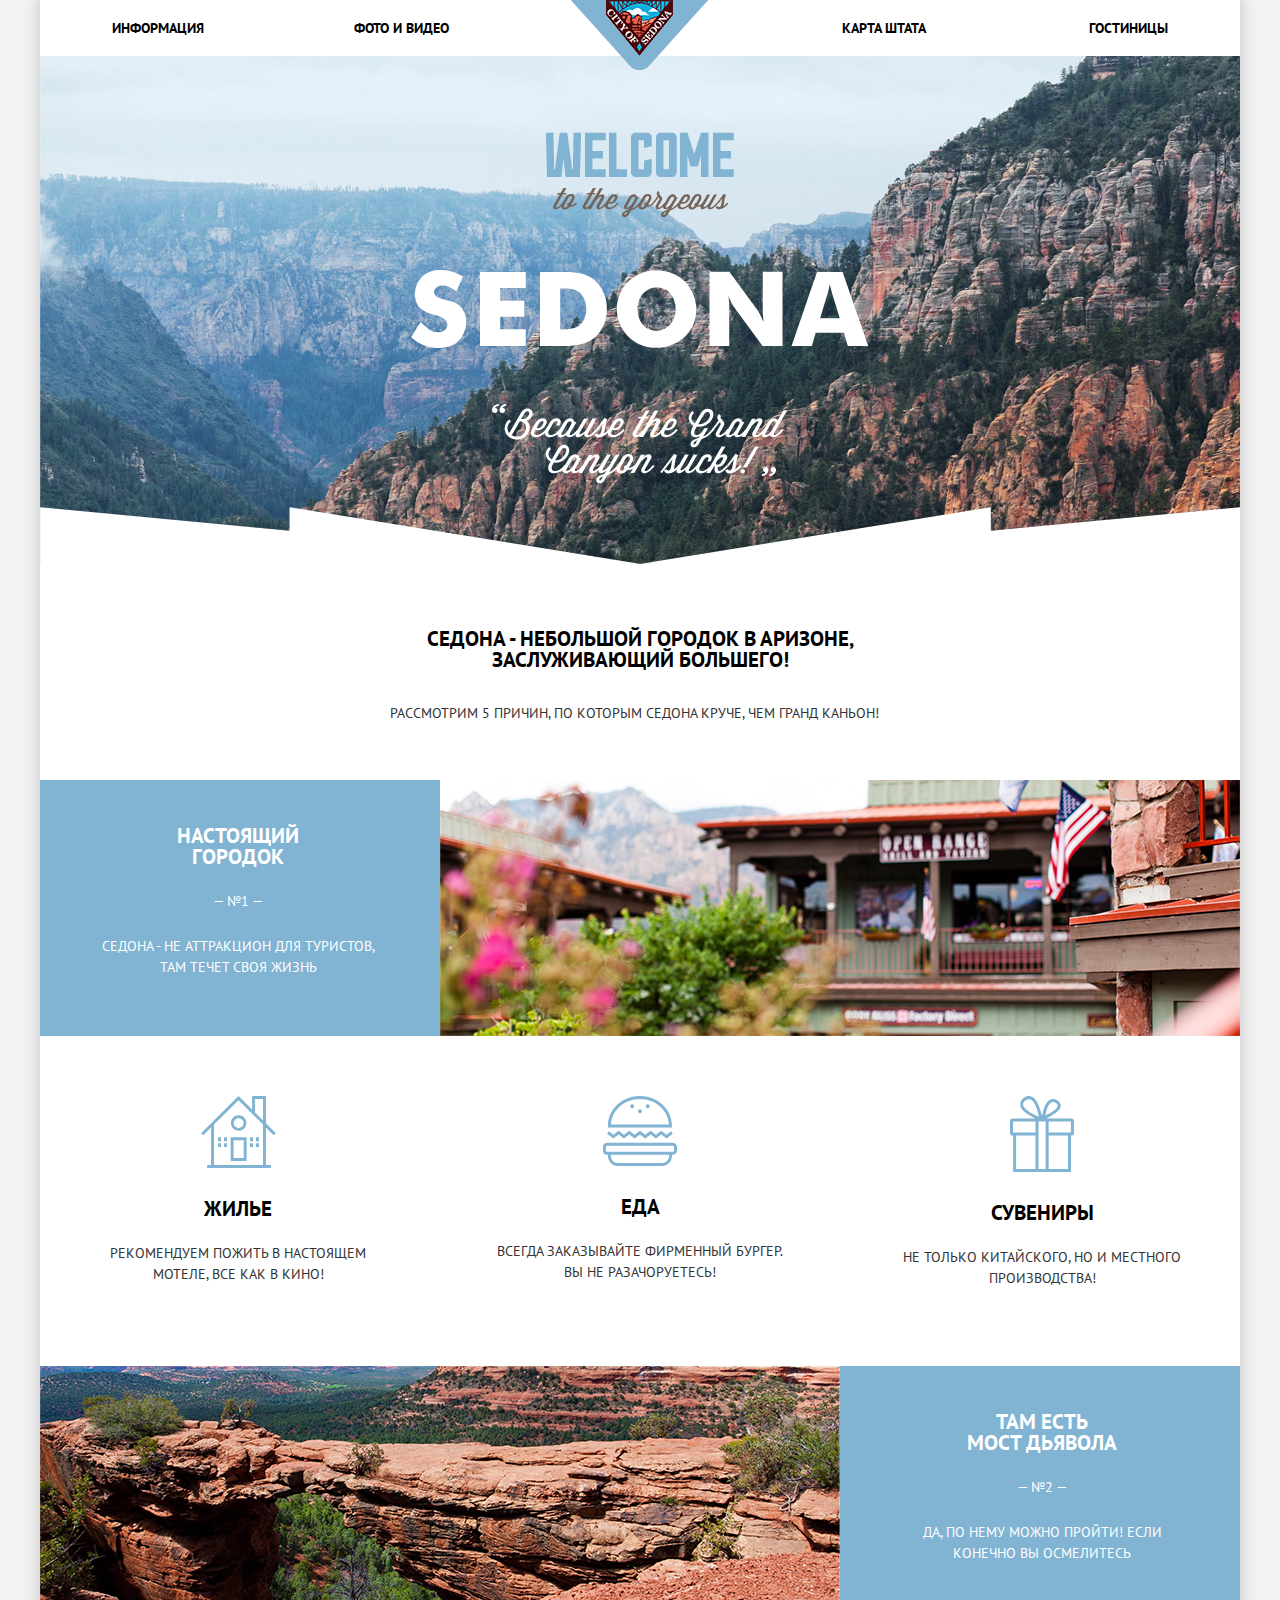
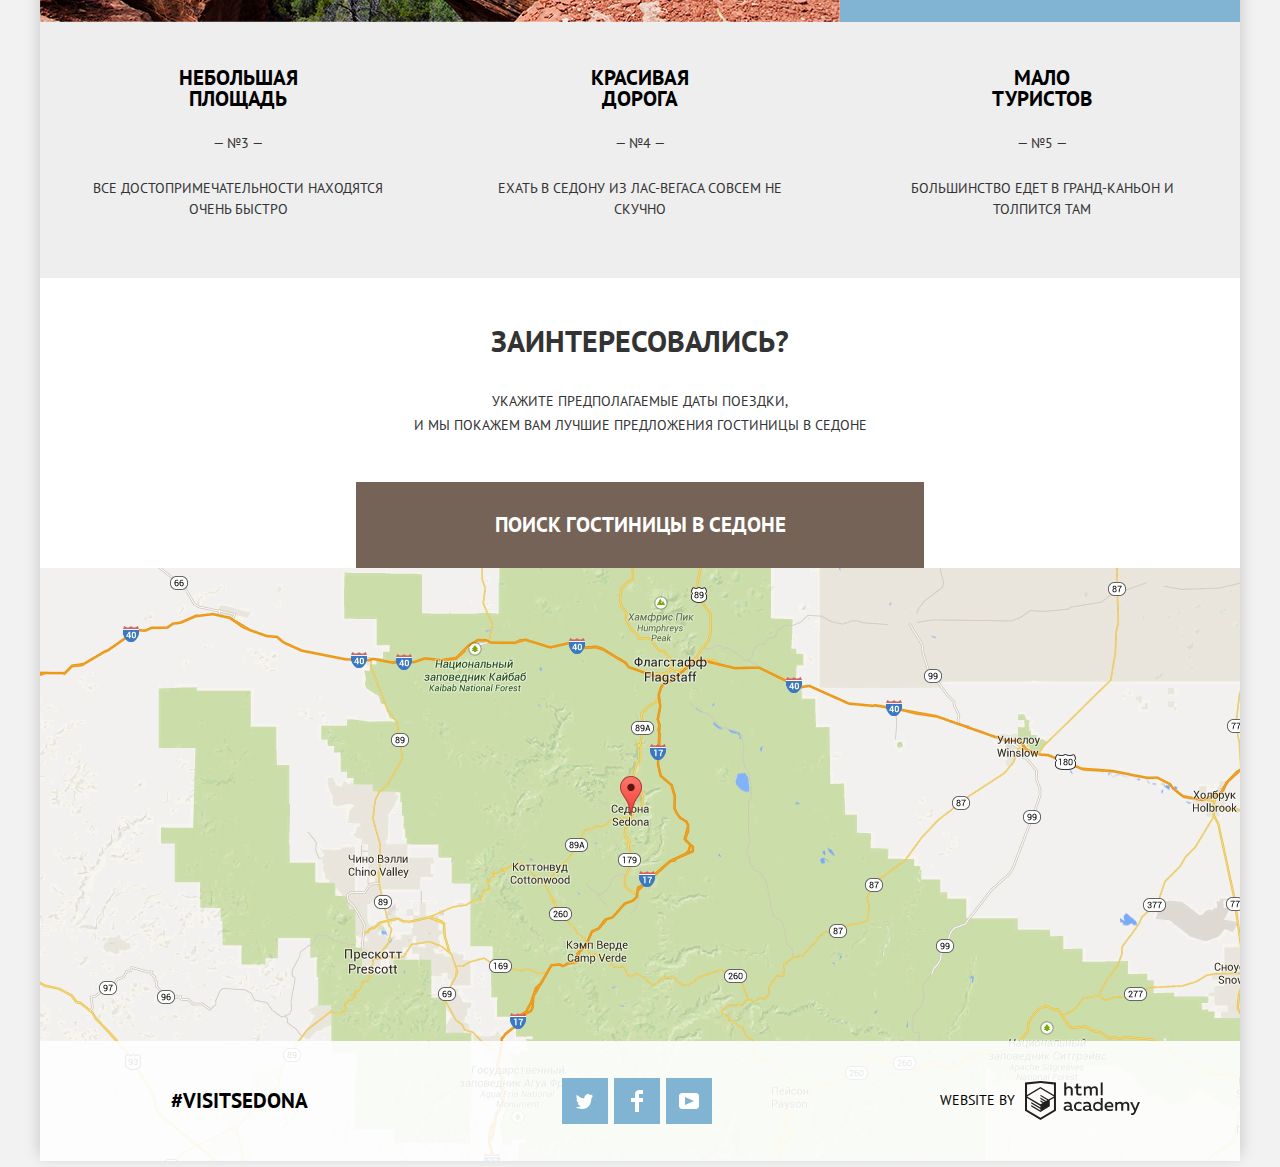
<file: index.html>
<!DOCTYPE html>
<html lang='ru'>
  <head>
   <meta charset='utf-8'>
   <title>HTML Academy: Седона</title>
   <link rel='stylesheet' href='css/normalize.css'>
   <link rel='stylesheet' href='https://fonts.googleapis.com/css?family=PT+Sans:400,700&amp;subset=cyrillic'>
   <link rel='stylesheet' href='css/style.css'>
</head>

  <body>
   <div class='wrapper'>

    <header class='main-header'>
      <nav class='main-navigation'>
        <a class='main-header-logo' href='index.html' aria-label='Логотип проекта "Седона"'>
           <img src='img/header/logo.png' width='138' height='70' alt='Логотип проекта "Седона"'>
        </a>
        <ul class='site-navigation'>
          <li><a href='#'>Информация</a></li>
          <li><a href='#'>Фото и Видео</a></li>
          <li><a href='#'>Карта Штата</a></li>
          <li><a href='catalog.html'>Гостиницы</a></li>
        </ul>
      </nav>
    </header>

    <main class='container'>

      <section class='main-banner'>
        <h1 class='visually-hidden'>Седона</h1>
	  </section>

      <section class='info'>
        <div class='advantage'>
          <h2>Седона - небольшой городок в Аризоне, заслуживающий большего!</h2>
          <span class='text'>Рассмотрим 5 причин, по которым Седона круче, чем Гранд Каньон!</span>
        </div>

        <div class='info-section odd'>
          <div class='info-cell'>
              <h2>Настоящий <br> городок</h2>
              <span class='number'>№1</span>
              <div class='text'>Седона - не аттракцион для туристов, там течет своя жизнь</div>
          </div>
          <div  class='info-section-background info-section-background-1'></div>
        </div>

        <div class='info-section info-section-with-icons'>
          <div class='info-cell'>
            <div class='icon house'></div>
            <h2>Жилье</h2>
            <div class='text'>Рекомендуем пожить в настоящем мотеле, все как в кино!</div>
          </div>
          <div class='info-cell'>
            <div class='icon hamburger'></div>
            <h2>Еда</h2>
            <div class='text'> Всегда заказывайте фирменный бургер. Вы не разачоруетесь! </div>
          </div>
          <div class='info-cell'>
            <div class='icon gift'></div>
            <h2>Сувениры</h2>
            <div class='text'>Не только китайского, но и местного производства!</div>
          </div>
        </div>

        <div class='info-section odd'>
          <div class='info-section-background info-section-background-2'></div>
          <div class='info-cell'>
            <h2>Там есть <br> мост дьявола</h2>
            <span class='number'>№2</span>
            <div class='text'>Да, по нему можно пройти! Если конечно вы осмелитесь</div>
          </div>
        </div>

        <div class='info-section reverse'>
          <div class='info-cell'>
           <h2>Небольшая <br> площадь</h2>
            <span class='number'>№3</span>
            <div class='text'>Все достопримечательности находятся очень быстро</div>
          </div>
          <div class='info-cell'>
            <h2>Красивая <br> дорога</h2>
            <span class='number'>№4</span>
            <div class='text'>Ехать в Седону из Лас-Вегаса совсем не скучно</div>
          </div>
          <div class='info-cell'>
            <h2>Мало <br> туристов</h2>
            <span class='number'>№5</span>
            <div class='text'> Большинство едет в Гранд-Каньон и толпится там </div>
          </div>
        </div>
      </section>

      <section class='hotel-search'>
        <div class='hotel-search-header'>
          <h2 class='caption'>Заинтересовались?</h2>
          <div class='text'>Укажите предполагаемые даты поездки, <br> и мы покажем вам лучшие предложения гостиницы в Седоне </div>
        </div>

        <button  type='button' class='btn hotel-search-button'>
        Поиск гостиницы в Седоне
       </button>

        <form  class='hotel-search-form' action='https://echo.htmlacademy.ru' method='get'>

          <div class='form-row form-row-date'>
            <label for='search-arrival-date' class='label'>Дата заезда:</label>
            <div class='input-wrap input-wrap-date'>
              <input type='text' id='search-arrival-date' name='arrival-date' value='24 апреля 2017'>
              <button type='button' class='calendar'>Календарь</button>
            </div>
          </div>

          <div class='form-row form-row-date'>
            <label  for='search-departure-date' class='label'> Дата выезда: </label>
            <div class='input-wrap input-wrap-date'>
             <input type='text' id='search-departure-date' name='departure-date' value='4 июля 2017'>
             <button type='button' class='calendar'>Календарь</button>
           </div>
          </div>

          <div class='search-input-number'>
            <div class='form-row form-row-number'>
              <label for='search-adults-number' class='label'>Взрослые:</label>
              <div class='input-wrap input-wrap-number'>
                <button type='button' class='search-minus'>-</button>
                <input class='search-number' type='text' id='search-adults-number' name='adults-number' value='2'>
                <button type='button' class='search-plus'>+</button>
              </div>
            </div>

            <div class='form-row form-row-number'>
              <label for='search-kids-number' class='label label-last'>Дети:</label>
              <div class='input-wrap input-wrap-number'>
                <button type='button' class='search-minus'>-</button>
                <input class='search-number' type='text' id='search-kids-number' name='kids-number' value='0'>
                <button type='button' class='search-plus'>+</button>
              </div>
            </div>
         </div>

          <button type='submit' class='btn hotel-search-submit-button'>Найти</button>
        </form>
      </section>

      <div class='map'>
        <iframe src='https://www.google.com/maps/embed?pb=!1m18!1m12!1m3!1d838162.888095526!2d-112.355441782291!3d34.85437338104188!2m3!1f0!2f0!3f0!3m2!1i1024!2i768!4f13.1!3m3!1m2!1s0x872da132f942b00d%3A0x5548c523fa6c8efd!2z0KHQtdC00L7QvdCwLCDQkNGA0LjQt9C-0L3QsCA4NjMzNiwg0KHQqNCQ!5e0!3m2!1sru!2sru!4v1522499309595'
        width='1200' height='593' style='border:0' allowfullscreen>
      </iframe>
      <p>
        <img src='img/main-page/map.jpg' width='1200' height='593' alt='Карта'>
      </p>
      </div>
      </main>

      <footer class='main-footer main-page-footer'>
        <div class='footer-container'>
          <div class='footer-item'>
            <span class='transfer'>#VISITSEDONA</span>
          </div>

          <div class='footer-item'>
          <ul class='social-list'>
            <li class='social-element'>
              <a class='social-button twitter' href='#'>Twitter</a>
            </li>
            <li class='social-element'>
              <a class='social-button facebook' href='#'>Facebook</a>
            </li>
            <li class='social-element'>
              <a class='social-button youtube' href='#'>Youtube</a>
            </li>
          </ul>
        </div>

        <div class='footer-item'>
        <a class='copyright' href='https://htmlacademy.ru/intensive/htmlcss' target='_blank'> Website By
          <div class='copyright-image'></div>
        </a>
      </div>
    </div>
    </footer>

   </div>

   <script>
      var link = document.querySelector('.hotel-search-button');
      var popup = document.querySelector('.hotel-search-form');

      var arrivalDate = popup.querySelector('[name=arrival-date]');
      var departureDate = popup.querySelector('[name=departure-date]');

      link.addEventListener('click', function (evt) {
        evt.preventDefault();
        popup.classList.toggle('show');
		if(popup.classList.contains('show')){
          arrivalDate.focus();
		}
      });

      popup.addEventListener('submit', function (evt) {
        if (!arrivalDate.value || !departureDate.value) {
        evt.preventDefault();
        console.log('Введите дату заезда и дату выезда');
       }
      });

      window.addEventListener('keydown', function (evt) {
        if (evt.keyCode === 27) {
          evt.preventDefault();
          if (popup.classList.contains('show')) {
            popup.classList.remove('show');
          }
        }
      });

   </script>



  </body>
</html>
</file>
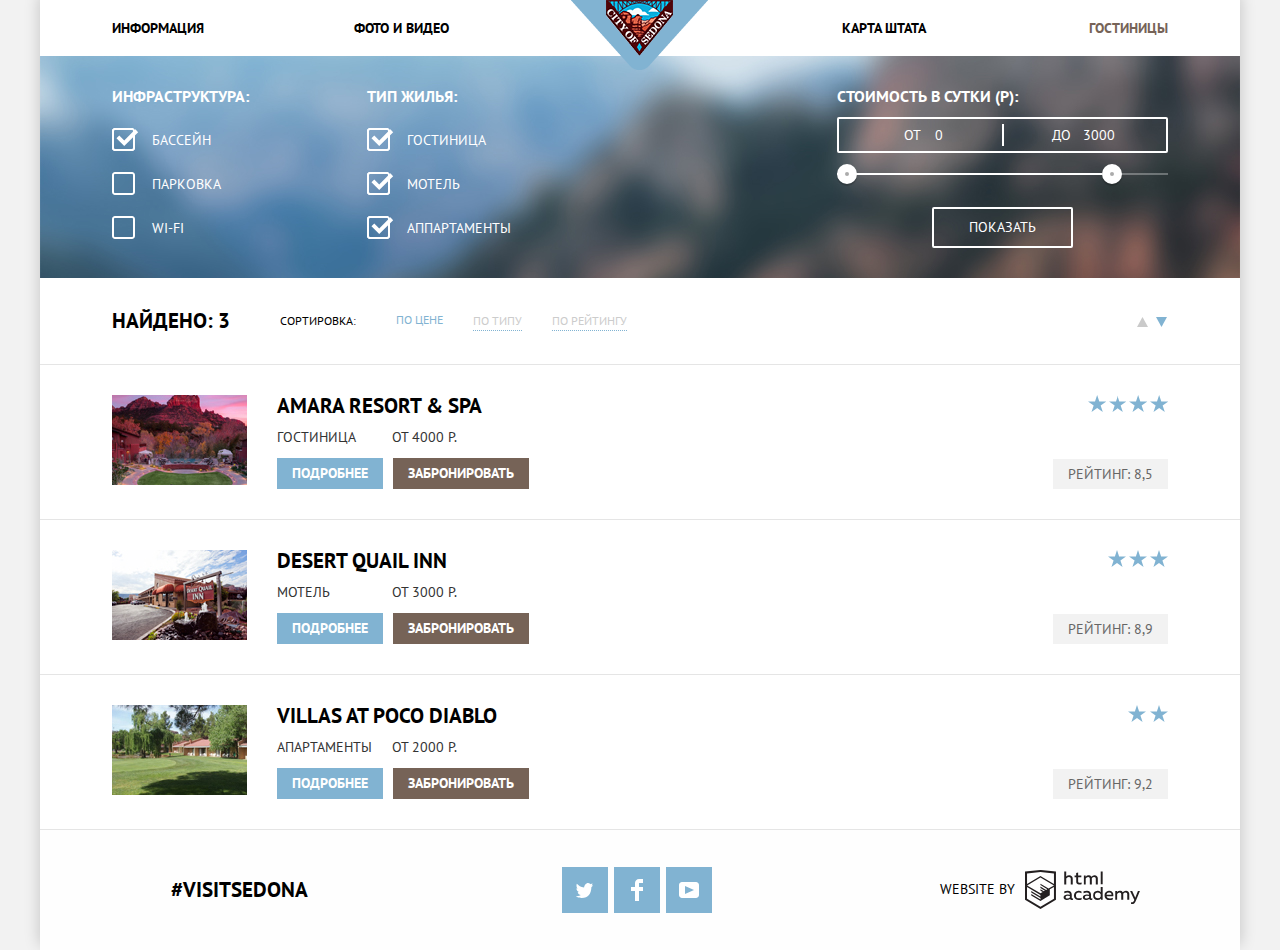
<file: catalog.html>
<!DOCTYPE html>
<html lang='ru'>
  <head>
    <meta charset='utf-8'>
    <title>HTML Academy: Седона</title>
    <link rel='stylesheet' href='css/normalize.css'>
    <link rel='stylesheet' href='https://fonts.googleapis.com/css?family=PT+Sans:400,700&amp;subset=cyrillic'>
    <link rel='stylesheet' href='css/style.css'>
</head>

  <body>
   <div class='wrapper'>

     <header class='main-header'>
       <nav class='main-navigation'>
        <a class='main-header-logo' href='index.html' aria-label='Логотип проекта "Седона"'>
           <img src='img/header/logo.png' width='138' height='70' alt='Логотип проекта "Седона"'>
        </a>
         <ul class='site-navigation'>
           <li><a href='#'>Информация</a></li>
           <li><a href='#'>Фото и Видео</a></li>
           <li><a href='#'>Карта Штата</a></li>
           <li><a class='active'>Гостиницы</a></li>
         </ul>
       </nav>
     </header>

    <main class='container'>
      <h1 class='visually-hidden'>Подбор гостиницы</h1>

      <section class='filters'>
        <h2 class='visually-hidden'>Фильтр товаров</h2>

        <form action='https://echo.htmlacademy.ru' class='filters-form' method='get'>
          <fieldset class='filters-left'>
            <legend class='filter-caption'>Инфраструктура:</legend>
          <ul class='filters-list'>
            <li class='filters-option'>
              <input type='checkbox' class='visually-hidden filters-checkbox' name='Infrastructure' id='filter-pool'  value='Бассейн' checked>
              <label for='filter-pool'>Бассейн</label>
            </li>
            <li class='filters-option'>
              <input type='checkbox' class='visually-hidden filters-checkbox' name='Infrastructure' id='filter-parking'  value='Парковка' >
              <label for='filter-parking'>Парковка</label>
            </li>
            <li class='filters-option'>
              <input type='checkbox' class='visually-hidden filters-checkbox' name='Infrastructure' id='filter-internet'  value='Wi-Fi' >
              <label for='filter-internet'>WI-FI</label>
            </li>
			</ul>
          </fieldset>

          <fieldset class='filters-center'>
            <legend class='filter-caption'>Тип жилья:</legend>
          <ul class='filters-list'>
            <li class='filters-option'>
              <input type='checkbox' class='visually-hidden filters-checkbox' name='type-of-house' id='filter-hotel' value='Отель' checked>
              <label for='filter-hotel'>Гостиница</label>
            </li>
            <li class='filters-option'>
              <input type='checkbox' class='visually-hidden filters-checkbox' name='type-of-house' id='filter-motel' value='Мотель' checked>
              <label for='filter-motel'>Мотель</label>
            </li>
            <li class='filters-option'>
              <input type='checkbox' class='visually-hidden filters-checkbox' name='type-of-house' id='filter-apartment' value='Аппартаменты' checked>
              <label for='filter-apartment'>Аппартаменты</label>
            </li>
			</ul>
          </fieldset>

          <fieldset class='filters-cost'>
          <legend class='filter-caption'>Стоимость в сутки (Р):</legend>
            <div class='filters-cost-inputs'>
              <label for='cost-from'>от</label>
              <input type='text' class='filters-cost-input filters-cost-input-min' name='cost-from' id='cost-from' value='0'>
              <label for='cost-to'>до</label>
              <input class=' filters-cost-input filters-cost-input-max' type='text' name='cost-to' id='cost-to' value='3000'>
            </div>
            <div class='filters-range'>
              <div class='filters-range-scale'>
                <div class='filters-range-bar'></div>
              </div>
              <div class='filters-range-slider filters-range-slider-min'></div>
              <div class='filters-range-slider filters-range-slider-max'></div>
            </div>
            <button type='submit' class='btn filter-button'>Показать</button>
          </fieldset>

        </form>
      </section>

      <section class='catalog'>
        <div class='catalog-filter'>
        <h2 class='visually-hidden'>Подобранные гостиницы</h2>
        <span class='catalog-result'>Найдено: 3</span>

        <span class='catalog-sorting'>Сортировка:</span>
          <ul class='catalog-sorting-list'>
            <li class='catalog-sorting-current'>По цене</li>
            <li class='catalog-sorting-item'>
              <button type='button' class='catalog-sorting-item-button'>По типу</button>
            </li>
            <li class='catalog-sorting-item'>
              <button type='button' class='catalog-sorting-item-button'>По рейтингу</button>
            </li>
          </ul>

          <div class='button-right'>
            <button type='button' class='catalog-sorting-button catalog-sorting-button-up'></button>
            <button type='button' class='catalog-sorting-button catalog-sorting-button-down catalog-sorting-button-down-active'></button>
          </div>
      </div>

        <ul class='catalog-list'>
            <li class='catalog-item'>
              <div class='catalog-item-image'>
               <img src='img/catalog/Amara-Resort-Spa.jpg'  width='135' height='90' alt='Amara Resort & Spa'>
             </div>
             <div class='catalog-info'>
               <div class='catalog-name'>
                 <a href='#' class='catalog-item-name'>
                   <h3>Amara Resort & Spa</h3>
                 </a>
               </div>
               <div class='catalog-text'>
                 <span class='text'>Гостиница</span>
                 <span class='text text-price'>От 4000 Р.</span>
               </div>
               <div class='catalog-button'>
                 <a class='btn button-more' href='#'>Подробнее</a>
                 <a class='btn button-book' href='#'>Забронировать</a>
               </div>
            </div>
            <div class='rating'>
              <div class='catalog-stars catalog-stars-4'></div>
              <div class='catalog-rating'>Рейтинг: 8,5</div>
            </div>
            </li>

            <li class='catalog-item'>
              <div class='catalog-item-image'>
               <img src='img/catalog/Desert-Quail-Inn.jpg' width='135' height='90' alt='Desert Quail Inn'>
             </div>
             <div class='catalog-info'>
               <div class='catalog-name'>
                 <a href='#' class='catalog-item-name'>
                   <h3>Desert Quail Inn</h3>
                 </a>
               </div>
               <div class='catalog-text'>
                 <span class='text'>Мотель</span>
                 <span class='text'>От 3000 Р.</span>
               </div>
               <div class='catalog-button'>
                <a class='btn button-more' href='#'>Подробнее</a>
                <a class='btn button-book' href='#'>Забронировать</a>
              </div>
            </div>
              <div class='rating'>
                <div class='catalog-stars catalog-stars-3'></div>
                <div class='catalog-rating'>Рейтинг: 8,9</div>
              </div>
            </li>

            <li class='catalog-item'>
              <div class='catalog-item-image'>
               <img src='img/catalog/Villas-at-Poco-Diablo.jpg'  width='135' height='90' alt='Villas at Poco Diablo'>
             </div>
             <div class='catalog-info'>
               <div class='catalog-name'>
                 <a href='#' class='catalog-item-name'>
                   <h3>Villas at Poco Diablo</h3>
                 </a>
               </div>
               <div class='catalog-text'>
                 <span class='text'>Апартаменты</span>
                 <span class='text'>От 2000 Р.</span>
               </div>
               <div class='catalog-button'>
                <a class='btn button-more' href='#'>Подробнее</a>
                <a class='btn button-book' href='#'>Забронировать</a>
              </div>
            </div>
            <div class='rating'>
              <div class='catalog-stars catalog-stars-2'></div>
              <div class='catalog-rating'>Рейтинг: 9,2</div>
            </div>
            </li>
          </ul>
      </section>
    </main>

    <footer class='main-footer'>
      <div class='footer-container'>
        <div class='footer-item'>
          <span class='transfer'>#VISITSEDONA</span>
        </div>

        <div class='footer-item'>
        <ul class='social-list'>
          <li class='social-element'>
            <a class='social-button twitter' href='#'>Twitter </a>
          </li>
          <li class='social-element'>
            <a class='social-button facebook' href='#'>Facebook</a>
          </li>
          <li class='social-element'>
            <a class='social-button youtube' href='#'>Youtube</a>
          </li>
        </ul>
      </div>

      <div class='footer-item'>
      <a class='copyright' href='https://htmlacademy.ru/intensive/htmlcss' target='_blank'> Website By
        <div class='copyright-image'></div>
      </a>
    </div>
  </div>
  </footer>

  </div>
  </body>
</html>
</file>
<file: css/style.css>
html, body {
  min-width: 1200px;
}

body {
  margin: 0;
  padding: 0;
  font-family: 'PT Sans', Arial, sans-serif;
  font-size: 14px;
  line-height: 21px;
  color: #333333;
  text-transform: uppercase;
  background-color: #f2f2f2;
  box-sizing: border-box;
}

*, *::before, *::after { 
  box-sizing: inherit; 
  outline: none;
}

.wrapper {
  width: 1200px;
  margin: 0 auto;
  background: #fff;
  box-shadow: 0 -5px 15px 0 rgba(0,0,0,.2);
}

a {
  text-decoration: none;
}

button{
  font: inherit;
  text-align: center;
  vertical-align: middle;
  text-transform: uppercase;
  border: none;
  cursor: pointer;
}

.visually-hidden {
  position: absolute;
  width: 1px;
  height: 1px;
  margin: -1px;
  border: 0;
  padding: 0;
  clip: rect(0 0 0 0);
  overflow: hidden;
}

/* 1. HEADER */

.main-navigation {
  position: relative;
}

.site-navigation {
  display: flex;
  list-style: none;
  margin: 0;
  padding: 0;
}

.site-navigation li {
	width: 25%;
	padding: 15px 14px;
	text-align: left;
}

.site-navigation li:first-of-type {
	padding-left: 72px;
}

.site-navigation li:last-of-type {
	padding-right: 72px;
}

.site-navigation li:nth-last-of-type(2), 
.site-navigation li:last-of-type {
	text-align: right;
}

.site-navigation a {
  line-height: 26px;
  font-weight: 700;
  color: #000000;
}

.site-navigation a:hover {
  color: #81b3d2;
}

.site-navigation a:focus {
  color: rgba(0, 0, 0, 0.3);
}

.site-navigation a:active, .site-navigation a.active {
  color: #766357;
}

.main-header-logo {
  display: block;
  position: absolute;
  top: 0;
  left: 50%;
  width: 138px;
  height: 70px;
  margin-left: -69px;
  font-size: 0;
  z-index: 1;
}

/* 2 ИНФОРМАЦИОННАЯ СЕКЦИЯ НА ОСНОВНОЙ СТРАНИЦЕ */
/* 2.1. БАННЕР И ЗАГОЛОВОК */
.main-banner {
  height: 508px;
  background-image:
  url('../img/main-page/main-page-welcome.png'),
  url('../img/main-page/main-page-background-form.png'),
  url('../img/main-page/main-page-background.jpg');
  background-repeat: no-repeat;
  background-color: #88bad8;
  background-position: center 76px, center bottom, center -58px;
}

.info {
  text-align: center;
}

.info h2 {
  font-size: 21px;
  font-weight: 700;
  color: #000000;
}

.advantage {
  margin: 0;
  padding: 54px 350px;
  display: flex;
  flex-direction: row;
  align-items: center;
  flex-wrap: wrap;
}

.advantage h2 {
  margin-top: 10px;
  margin-bottom: 30px;
}

.advantage .text {
  line-height: 26px;
}

/* 2.2. ПЯТЬ ПРИЧИН */

.info-section {
  margin:0;
  padding:0;
  display: flex;
  flex-direction: row;
  justify-content: space-between;
}

.info-section.odd {
  color: #ffffff;
  background-color: #81b3d2;
}

.odd h2 {
  color: #ffffff;
}

.info-section.reverse {
  background-color: #eeeeee;
}

.info-cell {
  width: 33%;
  text-align: center;
  padding: 45px 50px 58px;
}
 
.info-section h2 {
  margin-top: 0;
  margin-bottom: 24px;
}

.info-section .text {
  margin-top: 24px;
}

.number:before, .number:after {
  content:'—';
  padding: 0 3px;
}

.info-section-background {
  width: 800px;
  background-repeat: no-repeat;
  background-color: #88bad8;
}

.info-section-background-1 {
  background-image: url('../img/main-page/main-page-info-background-1.jpg');
}

.info-section-background-2 {
  background-image: url('../img/main-page/main-page-info-background-2.jpg');
}

.info-section.info-section-with-icons .info-cell {
  padding-bottom: 77px;
}

.info-section .icon {
  background-repeat: no-repeat;
  margin: auto;
  margin-bottom: 30px;
  margin-top: 15px;
}

.icon.house {
  width: 75px;
  height: 72px;
  background-image: url('../img/main-page/icon-house.svg');
}

.icon.hamburger {
  width: 74px;
  height: 70px;
  background-image: url('../img/main-page/icon-hamburger.svg');
}

.icon.gift {
  width: 64px;
  height: 76px;
  background-image: url('../img/main-page/icon-gift.svg');
}

/* 3. ПОИСК ОТЕЛЯ НА ОСНОВНОЙ СТРАНИЦЕ */

.hotel-search {
  position: relative;
  margin: 0 auto;
  padding: 0;
  width: 568px;
  text-align: center;
  line-height: 24px;
}

.hotel-search-header {
  width: 568px;
  padding: 45px 0;
  text-align: center;
}

.hotel-search-header .caption {
  margin-top: 0;
  margin-bottom: 30px;
  font-size: 30px;
  font-weight: 700;
  line-height: 36px;
}

.hotel-search .btn {
  width: 100%;
  font-family: 'PT Sans', Arial, sans-serif;
  font-size: 21px;
  font-weight:700;
  line-height: 26px;
  text-align: center;
  color: #ffffff;
}

.hotel-search .hotel-search-button {
  padding: 30px;
  background-color: #766357;
}

.hotel-search .hotel-search-button:hover,
.hotel-search .hotel-search-button:focus {
  background-color: #604e43;
}

.hotel-search .hotel-search-button:active {
  background-color: #503e33;
}

.hotel-search .btn:active {
  color: rgba(255, 255, 255, 0.3);
}

.hotel-search-form {
  display: none;
  position: absolute;
  top: 100%;
  left: 50%;
  z-index: 3;
  width: 568px;
  margin-left: -284px;
  padding: 55px;
  text-align: left;
  background-color: #fff;
  box-shadow:0 0 15px 0 rgba(0,0,0,.2);
  animation: bounce 0.6s;
}

@keyframes bounce {
  0% {
    transform: translateY(-86px);
  }

  100% {
    transform: translateY(0);
  }
}

.hotel-search-form.show {
  display: block;
}

.hotel-search-form .form-row {
  margin: 0;
  padding: 0;
  margin-bottom: 30px;
  font-family: 'PT Sans', Arial, sans-serif;
  font-weight: 700;
  line-height: 26px;
}

.hotel-search-form input {
  padding: 4px 14px;
  background-color: #f2f2f2;
  font-family: 'PT Sans', Arial, sans-serif;
  font-weight: 700;
  text-transform: uppercase;
  border:none;
}

.hotel-search-form input:hover {
  background-color: #ebebeb;
}

.hotel-search-form input:focus {
  background-color: #ffffff;
}

.hotel-search-form .label {
  display: inline-block;
  width: 112px;
  margin:0;
}

.hotel-search-form .label-last {
  width: 70px;
}

.hotel-search-form .input-wrap {
  position: relative;
  display: inline-block;
  width: 340px;
  margin: 0;
  background: #f2f2f2;
}

.hotel-search-form .input-wrap-number {
  width: 110px;
}

.hotel-search-form .input-wrap-date input {
  z-index: 1;
  width: 100%;
  padding: 7px 40px 6px 14px;
  border: 2px solid transparent;
}

.hotel-search-form .input-wrap-date input:focus {
  border: 2px solid #e5e5e5;
}

.hotel-search-form .calendar {
  content: "";
  position: absolute;
  z-index: 2;
  font-size: 0;
  width:  21px;
  height: 22px;
  margin-top: -11px;
  right: 10px;
  top: 50%;
  background-color: transparent;
  background-image: url('../img/main-page/calendar.svg');
  background-repeat: no-repeat;
  background-position: 0 0;
}

.hotel-search-form .calendar:hover,
.hotel-search-form .calendar:focus {
  background-image: url('../img/main-page/calendar-hover.svg');
}

.hotel-search-form .calendar:active {
  background-image: url('../img/main-page/calendar-active.svg');
}

.search-input-number {
  display: flex;
  flex-direction: row;
  justify-content: space-between;
}

.search-number, .search-plus, .search-minus {
  display: inline-block;
  width: 38px;
  height: 38px;
  text-align: center;
  vertical-align: middle;
  margin-left: -4px;
}

.search-minus, .search-plus {
  font-family: 'PT Sans', Arial, sans-serif;
  font-size: 24px;
  line-height: 21px;
  color: #a9a9a9;
  background-color: #f2f2f2;
}

.search-minus:hover, .search-plus:hover,
.search-minus:focus, .search-plus:focus {
  color: #000000;
}

.search-minus:active, .search-plus:active  {
  color: #81b3d2;
}

.hotel-search-submit-button {
  width: 100%;
  margin-top: 25px;
  padding: 15px;
  background-color: #81b3d2;
}

.hotel-search-submit-button:hover,
.hotel-search-submit-button:focus {
  background-color: #669ec0;
}

.hotel-search-submit-button:active {
  background-color: #5496bd;
}

.map {
  position: relative;
  height: 593px;
  margin-bottom: -120px;
}

.map p {
  position: absolute;
  top: 0;
  margin: 0;
  z-index: 1;
  background-color: #f2f1ef;
}

.map iframe {
  position: relative;
  z-index: 2;
}

.map img {
  display: block;
}

/* 4. ПОДВАЛ */
.main-footer {
  position: relative;
  padding: 37px 0;
  z-index: 3;
  background-color: rgba(254,254,254,0.9);
}

.footer-container {
  display: flex;
  align-items: center;
}

.footer-item {
  width: 33.33%;
  text-align: center;
}

.transfer {
  font-size: 21px;
  font-weight: 700;
  line-height: 26px;
  color: #000000;
}

.social-list {
  display: flex;
  justify-content: center;
  margin: 0;
  padding: 0;
  list-style: none;
}

.social-button {
  display: flex;
  width: 46px;
  height: 46px;
  margin-right: 6px;
  font-size: 0;
  background-color: #81b3d2;
  background-repeat :no-repeat;
  background-position: center;
}

.social-button:hover {
  background-color: #669ec0;
}

.social-button:active {
  background-color: #5496bd;
}

.twitter {
  background-image: url('../img/footer/twitter.svg');
}

.facebook {
  background-image: url('../img/footer/facebook.svg');
}

.youtube {
  background-image: url('../img/footer/youtube.svg');
}

.copyright {
  display: inline-block;
  line-height: 26px;
  color: #000000;
}

.copyright-image {
  display: inline-block;
  width: 115px;
  height: 41px;
  margin-left: 6px;
  background-image: url('../img/footer/logo-htmlacademy.svg');
  background-repeat: no-repeat;
  vertical-align: middle;
}

.copyright-image:hover {
  background-image:  url('../img/footer/logo-htmlacademy-hover.svg');
}

.copyright-image:active {
  background-image:  url('../img/footer/logo-htmlacademy-active.svg');
}

/* 5.КАТАЛОГ- ФИЛЬТР*/

.filters {
  background-image: url('../img/catalog/catalog-background.jpg');
  background-repeat: no-repeat;
  width: 100%;
}

.filters-form {
  display:flex;
  flex-direction: row;
  flex-wrap: nowrap;
  width: 100%;
  padding: 30px 72px;
}

fieldset {
  margin: 0;
  padding: 0;
  border: none;
}

.filter-caption {
  font-size: 16px;
  font-weight: 700;
  color: #ffffff;
}

.filters-list {
  list-style: none;
  margin: 0;
  padding: 0;
  color: #ffffff;
}

.filters-left, .filters-center {
  width: 255px;
  margin: 0;
  text-align: left;
}

.filters-option {
  margin-top: 23px;
  margin-bottom: 0;
  margin-left: 40px;
}

.filters-left label, .filters-center label {
  position: relative;

  display: block;

  cursor: pointer;
  user-select: none;
}


.filters-checkbox + label::before,
.filters-checkbox:hover + label::before {
  content: "";
  position: absolute;
  width: 23px;
  height: 23px;
  /* border: 2px solid #ffffff; */
  /* border-radius: 2px; */
  left: -40px;
  top: -2px;
  background-image: url('../img/catalog/checkbox-off.svg');
  background-repeat: no-repeat;
  background-position: 0 0;
}

.filters-checkbox:checked + label::after, .filters-checkbox:checked:hover + label::after {
  content: "";
  position: absolute;
  width: 27px;
  height: 24px;
  left: -40px;
  top: -2px;
  background-image: url('../img/catalog/checkbox-on.svg');
  background-repeat: no-repeat;
  background-position: 0 0;
}

/* 5.1. ФИЛЬТР СТОИМОСТИ В СУТКИ */

.filters-cost {
  width: 328px;
  margin-left: auto;
  margin-right: 0;
}

.filters-cost legend {
  margin-bottom: 10px;
}

.filters-cost-inputs {
  position: relative;
  margin-bottom: 20px;
  height: 36px;
  border: 2px solid #ffffff;
  border-radius: 2px;
  align-items: center;

  line-height: 32px;
  background-color: transparent;
}

.filters-cost-inputs ::after {
  content: '';
  position: absolute;

  top: 50%;
  left: 50%;

  width: 2px;
  height: 22px;

  background: #ffffff;
  transform: translate(-50%, -50%);

}

.filters-cost-inputs label {
  width: 90px;
  padding-left: 65px;

  display: inline-block;
  font-size: 14px;
  color: #ffffff;

  cursor: pointer;
}

.filters-cost-input {
  width: 50px;
  margin:0;

  font-family: 'PT Sans', Arial, sans-serif;
  color: #ffffff;

  border: none;
  background-color: transparent;
}

.filters-range {
  position: relative;
}

.filters-range-scale {
  height: 2px;
  background: rgba(255, 255, 255, 0.3);
}

.filters-range-bar {
  width: 80%;
  border-bottom: 2px solid #ffffff;
 }

.filters-range-slider {
  position: absolute;
  top: -9px;

  width: 20px;
  height: 20px;

  background-color: #ababab;
  border: 8px solid #ffffff;
  border-radius: 100%;
  box-shadow: 0 2px 1px 0 rgba(0, 1, 1, 0.2);
  cursor: pointer;
}

.filters-range-slider:hover {
 background: #1c4f80;
}

.filters-range-slider-min {
  left: 0;
}
.filters-range-slider-max {
  left: 80%;
}

.filter-button {
  margin: 32px 95px;
  margin-bottom: 0;
  padding: 8px 35px;
  font-family: 'PT Sans', Arial, sans-serif;
  color: #ffffff;
  border: 2px solid #ffffff;
  border-radius: 2px;
  background-color: transparent;
  cursor: pointer;
}

.filter-button:hover {
  color: #000000;
  background-color: #ffffff;
}

/* 6. КАТАЛОГ-СОРТИРОВКА*/

.catalog-filter {
  display: flex;
  flex-direction: row;
  flex-wrap: nowrap;
  justify-content: flex-start;
  width: 100%;
  border-bottom: 1px solid #e5e5e5;
  padding: 30px 72px;
  align-items: center;
}
/* 6.1 СОРТИРОВКА ПО ЦЕНЕ... */
.catalog-result, .catalog-sorting {
  color: #000000;
}

.catalog-sorting {
  margin-left: 50px;
}

.catalog-sorting, .catalog-sorting-list {
  margin-top: 0;
  margin-bottom: 0;
  font-size: 12px;
  line-height: 18px;
}

.catalog-sorting-list {
  list-style: none;
  display: flex;
  flex-direction: row;
  flex-wrap: nowrap;
}

.catalog-sorting-item {
  margin-left: 30px;
}

.catalog-sorting-current {
  border-bottom: 1px dotted rgba(255, 255, 255, 0);
}
.catalog-sorting-item-button {
  color: #cccccc;
  background-color: transparent;
}

.catalog-sorting-item-button, .catalog-sorting-item-button:hover{
  padding: 0;
  border-bottom: 1px dotted #81b3d2;
}

.catalog-sorting-current, .catalog-sorting-item-button:hover{
  color: #81b3d2;
}

.catalog-sorting-item:active {
  color: #000000;
  text-decoration: none;
}
/* 6.2 СОРТИРОВКА. ТРЕУГОЛЬНИКИ */

.button-right {
  margin-left: auto;
  margin-right: 0;
}

.catalog-sorting-button {
  width: 11px;
  height: 10px;
  /* margin-top: 12px; */
  background-color: transparent;
  background-repeat: no-repeat;
}

.catalog-sorting-button-up {
  margin-right: 3px;
  background-image: url('../img/catalog/button-up.svg');
}

.catalog-sorting-button-up:hover {
  background-image: url('../img/catalog/button-up-hover.svg');
}

.catalog-sorting-button-up:active,
.catalog-sorting-button-up:checked  {
  background-image: url('../img/catalog/button-up-active.svg');
}

.catalog-sorting-button-down {
  background-image: url('../img/catalog/button-down.svg');
}

.catalog-sorting-button-down:hover {
  background-image: url('../img/catalog/button-down-hover.svg');
}

.catalog-sorting-button-down:active,
.catalog-sorting-button-down:checked,
.catalog-sorting-button-down-active  {
  background-image: url('../img/catalog/button-down-active.svg');
}


/* 7. КАТАЛОГ-СПИСОК РЕЗУЛЬТАТОВ*/
.catalog-list {
  margin: 0;
  padding: 0;
  list-style: none;
}

.catalog-item {
  display: flex;
  flex-direction: row;
  justify-content: flex-start;
  width: 100%;
  padding: 30px 72px;
  border-bottom: 1px solid #e5e5e5;
}

.catalog-item-image {
  margin-right: 30px;
}

.catalog-item-image img {
  display: block;
}

.catalog-info {
  margin-top: -23px;
}

.catalog-name{
  margin-bottom: -13px;
}

.catalog-text {
  margin-bottom: 10px;
}

.catalog-result, .catalog-item h3 {
  font-size: 21px;
  font-weight: 700;
  line-height: 26px;
}

.catalog-item-name {
  color: #000000;
}

.catalog-item-name:hover {
  color: #81b3d2;
}

.catalog-item-name:focus {
  color: #b2b2b2;
}

.catalog-text span {
  display: inline-block;
  width: 111px;
}

.catalog-button .btn {
  display: inline-block;
  font-family: 'PT Sans', Arial, sans-serif;
  font-weight: 700;
  color: #ffffff;
  text-align: center;
  padding: 5px 15px;
}

.catalog-button .btn:active {
  color: rgba(255, 255, 255, 0.3);
}

.catalog-button .button-more {
  margin-right: 6px;
  background-color: #81b3d2;
}

.catalog-button .button-more:hover,
.catalog-button .button-more:focus {
  background-color: #669ec0;
}

.catalog-button .button-more:active {
  background-color: #5496bd;
}

.catalog-button .button-book{
  background-color: #766357;
}

.catalog-button .button-book:hover,
.catalog-button .button-book:focus {
  background-color: #604e43;
}

.catalog-button .button-book:active {
  background-color: #503e33;
}

.rating {
  margin-left: auto;
  margin-right: 0;
  display:flex;
  width: 115px;
  flex-wrap: wrap;
  margin-top: -30px;
}

.catalog-rating {
  padding: 3px 15px;
  padding-top: 5px;
  text-align: center;
  color: #666666;
  background-color: #f2f2f2;
}

.catalog-stars {
  margin-left: auto;
  margin-right: 0;
  background-image: url('../img/catalog/star.svg');
  background-repeat: space;
  height: 17px;
  margin-top:30px;
  margin-bottom: 46px;
}

.catalog-stars-2 {
  width: 40px;
}

.catalog-stars-3 {
  width: 60px;
}

.catalog-stars-4 {
  width: 80px;
}
</file>
